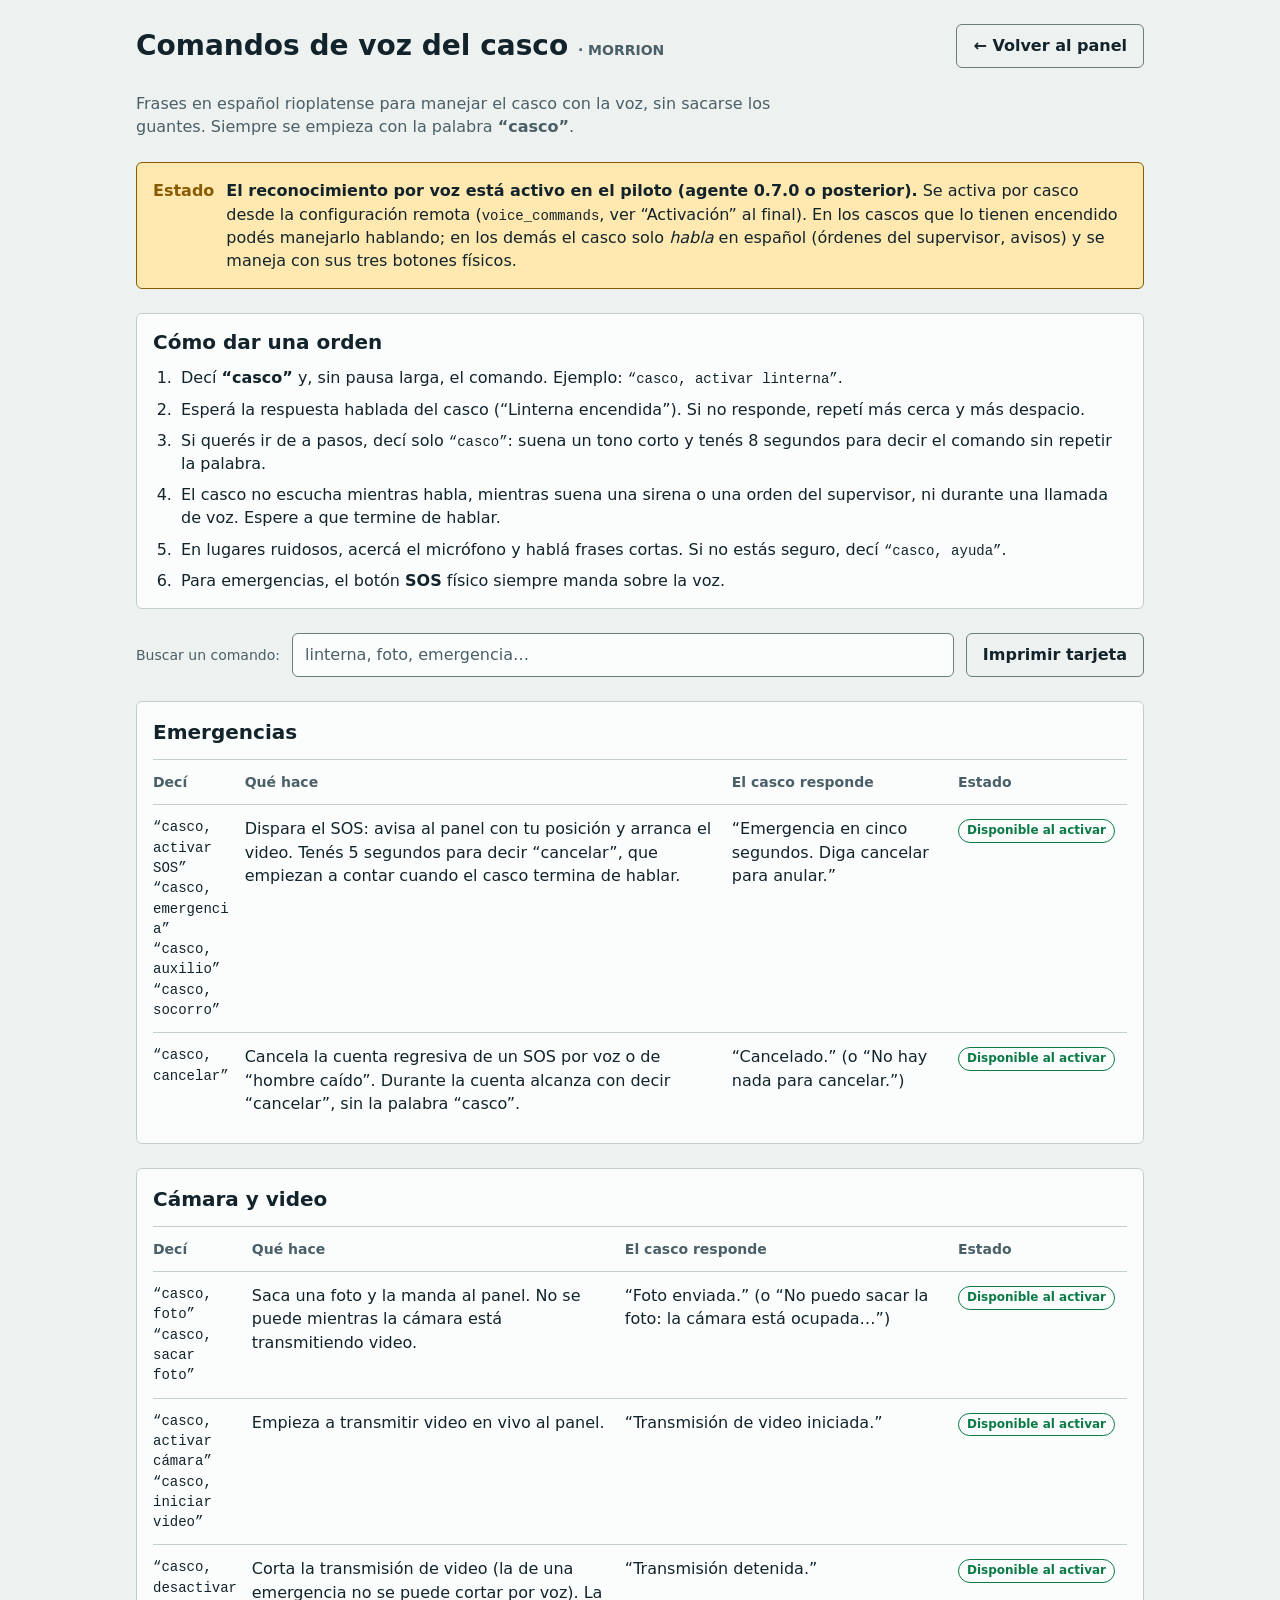
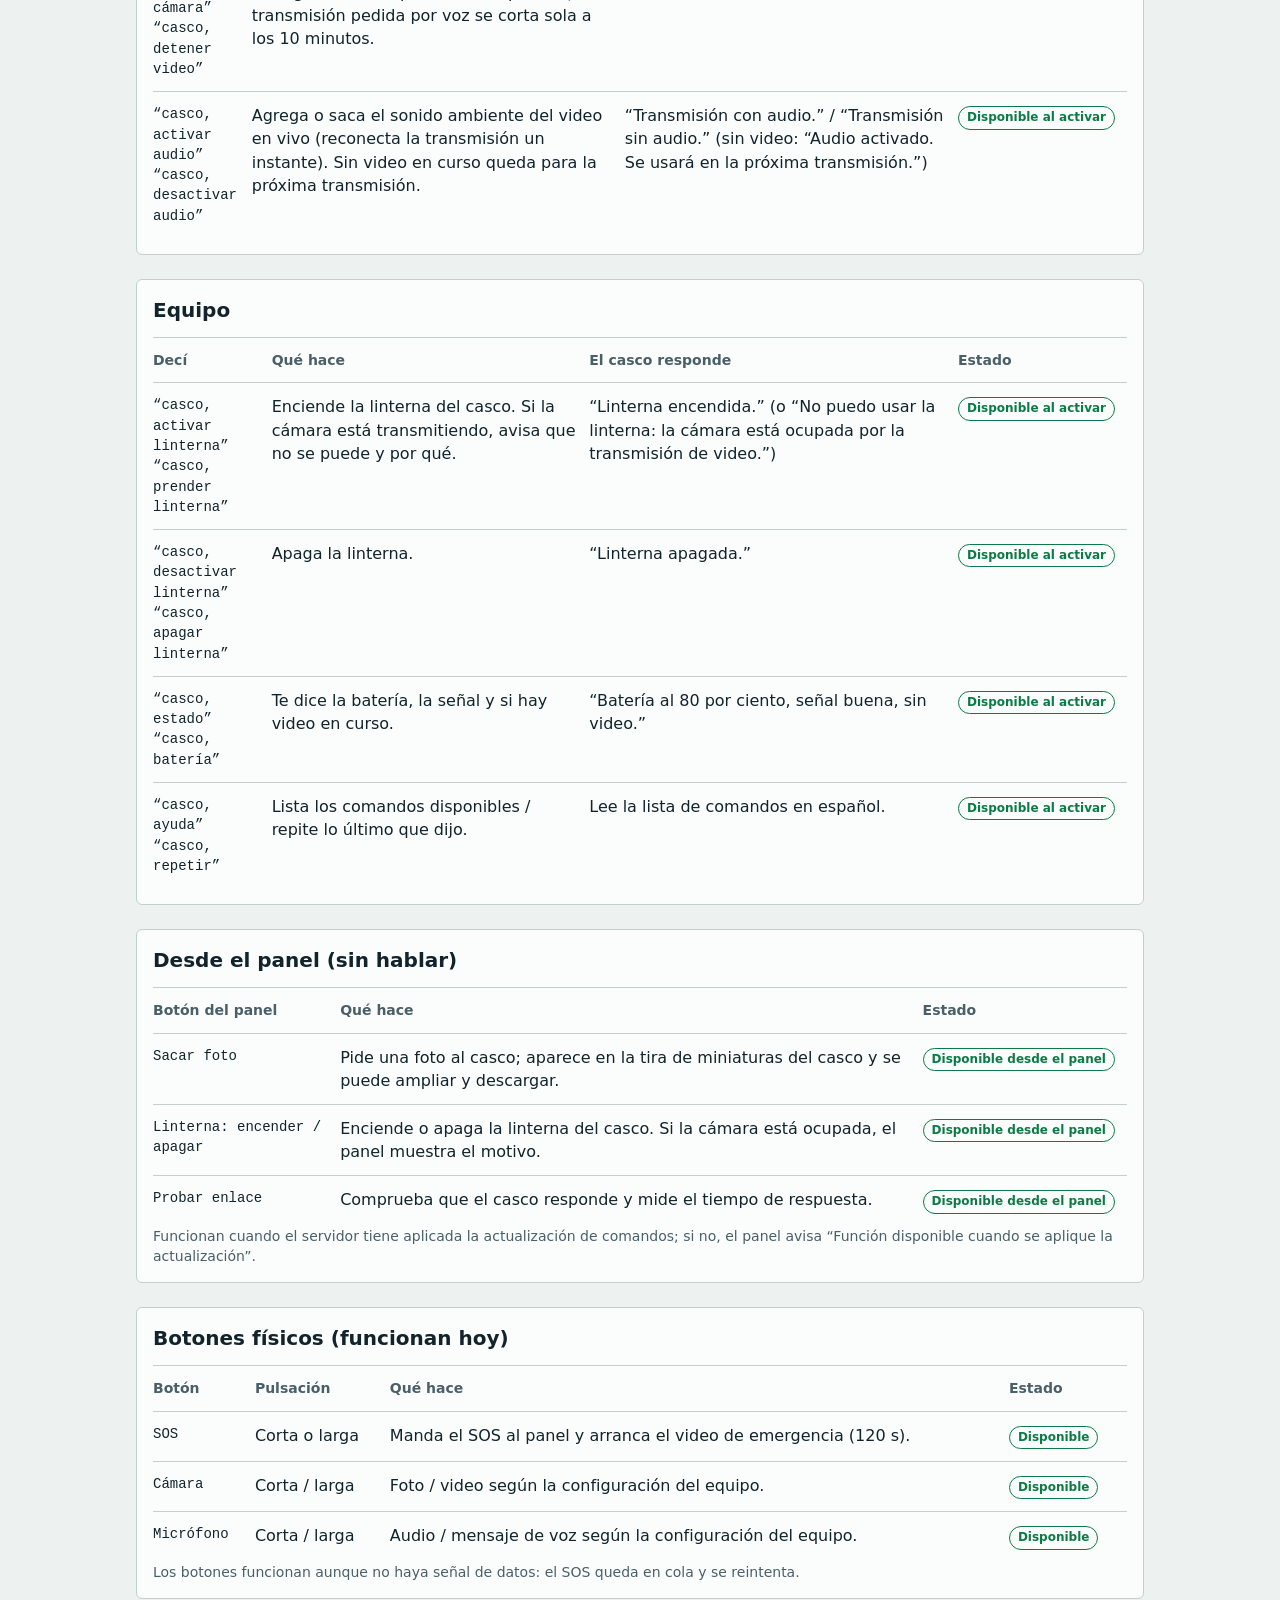
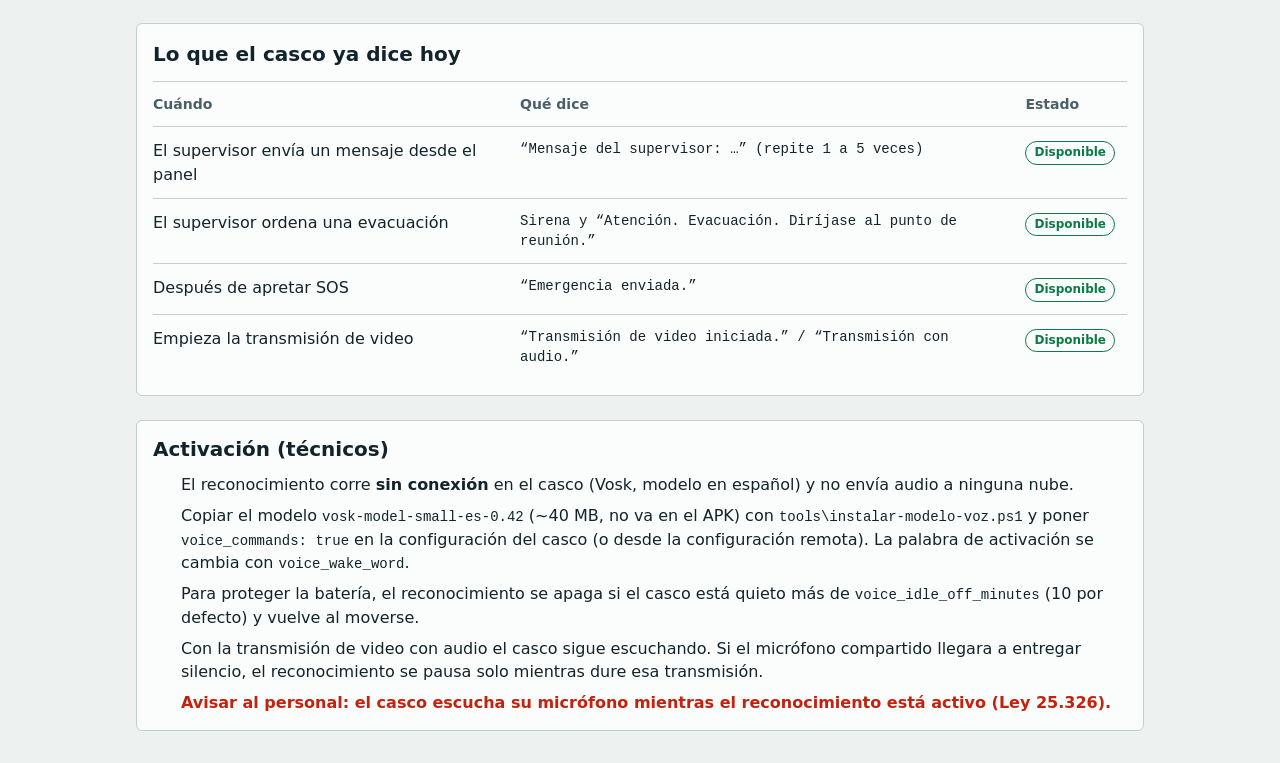
<file: web/comandos.html>
<!doctype html>
<html lang="es-AR">
<head>
<meta charset="utf-8">
<meta name="viewport" content="width=device-width, initial-scale=1">
<title>Comandos de voz · MORRION</title>
<meta name="description" content="MORRION · Casco Inteligente: frases en español para activar funciones del casco por voz y botones físicos.">
<meta name="color-scheme" content="dark light">
<meta http-equiv="Content-Security-Policy" content="default-src 'self'; script-src 'self' 'sha256-87dHztdi3tzRhR0q494GXWSE7VxLa56XhPK/GGkeJi4=' 'sha256-6kklGqa1Kt2uPuGxjNJa9oc0PWfS5ovESpRUOseKvlo='; style-src 'self' 'unsafe-inline' https://fonts.googleapis.com; font-src 'self' https://fonts.gstatic.com data:; img-src 'self' data:; connect-src 'self'; object-src 'none'; base-uri 'self'; form-action 'self'">
<meta name="robots" content="noindex, nofollow">
<link rel="icon" type="image/png" sizes="32x32" href="img/favicon-32.png">
<link rel="icon" type="image/png" sizes="64x64" href="img/favicon-64.png">
<link rel="apple-touch-icon" href="img/apple-touch-icon.png">
<link rel="preconnect" href="https://fonts.googleapis.com">
<link rel="preconnect" href="https://fonts.gstatic.com" crossorigin>
<link rel="stylesheet" href="https://fonts.googleapis.com/css2?family=Barlow+Semi+Condensed:wght@400;500;600;700&amp;family=IBM+Plex+Mono:wght@400;500&amp;display=swap">
<script>try{var t=localStorage.getItem('casco-theme');if(t==='light'||t==='dark')document.documentElement.dataset.theme=t}catch(e){}</script>
<link rel="stylesheet" href="app.css?v=202611031900">
</head>
<body>
<main class="cmd-page" id="main">
  <div class="cmd-top">
    <h1>Comandos de voz del casco <span class="mute">· MORRION</span></h1>
    <a class="back" href="./">← Volver al panel</a>
  </div>
  <p class="cmd-lead">Frases en español rioplatense para manejar el casco con la voz, sin sacarse los guantes. Siempre se empieza con la palabra <strong>“casco”</strong>.</p>

  <div class="cmd-status" role="note">
    <strong>Estado</strong>
    <div>
      <p><strong>El reconocimiento por voz está activo en el piloto (agente 0.7.0 o posterior).</strong> Se activa por casco desde la configuración remota (<span class="cmd-say">voice_commands</span>, ver “Activación” al final). En los cascos que lo tienen encendido podés manejarlo hablando; en los demás el casco solo <em>habla</em> en español (órdenes del supervisor, avisos) y se maneja con sus tres botones físicos.</p>
    </div>
  </div>

  <section class="cmd-group" aria-labelledby="como">
    <h2 id="como">Cómo dar una orden</h2>
    <ol class="cmd-steps">
      <li>Decí <strong>“casco”</strong> y, sin pausa larga, el comando. Ejemplo: <span class="cmd-say">“casco, activar linterna”</span>.</li>
      <li>Esperá la respuesta hablada del casco (“Linterna encendida”). Si no responde, repetí más cerca y más despacio.</li>
      <li>Si querés ir de a pasos, decí solo <span class="cmd-say">“casco”</span>: suena un tono corto y tenés 8 segundos para decir el comando sin repetir la palabra.</li>
      <li>El casco no escucha mientras habla, mientras suena una sirena o una orden del supervisor, ni durante una llamada de voz. Espere a que termine de hablar.</li>
      <li>En lugares ruidosos, acercá el micrófono y hablá frases cortas. Si no estás seguro, decí <span class="cmd-say">“casco, ayuda”</span>.</li>
      <li>Para emergencias, el botón <strong>SOS</strong> físico siempre manda sobre la voz.</li>
    </ol>
  </section>

  <div class="cmd-tools">
    <label class="cmd-note" for="q">Buscar un comando:</label>
    <input id="q" type="search" placeholder="linterna, foto, emergencia…" autocomplete="off">
    <button type="button" id="print">Imprimir tarjeta</button>
  </div>

  <section class="cmd-group" aria-labelledby="g-emerg">
    <table class="cmd-table" id="t-emerg">
      <caption id="g-emerg">Emergencias</caption>
      <thead><tr><th>Decí</th><th>Qué hace</th><th>El casco responde</th><th>Estado</th></tr></thead>
      <tbody>
        <tr data-k="sos emergencia auxilio socorro alerta">
          <td class="cmd-say" data-l="Decí"><b>“casco, activar SOS”</b><b>“casco, emergencia”</b><b>“casco, auxilio”</b><b>“casco, socorro”</b></td>
          <td data-l="Qué hace">Dispara el SOS: avisa al panel con tu posición y arranca el video. Tenés 5 segundos para decir “cancelar”, que empiezan a contar cuando el casco termina de hablar.</td>
          <td data-l="El casco responde">“Emergencia en cinco segundos. Diga cancelar para anular.”</td>
          <td data-l="Estado"><span class="cmd-chip ok">Disponible al activar</span></td>
        </tr>
        <tr data-k="cancelar anular">
          <td class="cmd-say" data-l="Decí"><b>“casco, cancelar”</b></td>
          <td data-l="Qué hace">Cancela la cuenta regresiva de un SOS por voz o de “hombre caído”. Durante la cuenta alcanza con decir “cancelar”, sin la palabra “casco”.</td>
          <td data-l="El casco responde">“Cancelado.” (o “No hay nada para cancelar.”)</td>
          <td data-l="Estado"><span class="cmd-chip ok">Disponible al activar</span></td>
        </tr>
      </tbody>
    </table>
  </section>

  <section class="cmd-group" aria-labelledby="g-cam">
    <table class="cmd-table" id="t-cam">
      <caption id="g-cam">Cámara y video</caption>
      <thead><tr><th>Decí</th><th>Qué hace</th><th>El casco responde</th><th>Estado</th></tr></thead>
      <tbody>
        <tr data-k="foto camara fotografia sacar">
          <td class="cmd-say" data-l="Decí"><b>“casco, foto”</b><b>“casco, sacar foto”</b></td>
          <td data-l="Qué hace">Saca una foto y la manda al panel. No se puede mientras la cámara está transmitiendo video.</td>
          <td data-l="El casco responde">“Foto enviada.” (o “No puedo sacar la foto: la cámara está ocupada…”)</td>
          <td data-l="Estado"><span class="cmd-chip ok">Disponible al activar</span></td>
        </tr>
        <tr data-k="activar camara iniciar video transmitir">
          <td class="cmd-say" data-l="Decí"><b>“casco, activar cámara”</b><b>“casco, iniciar video”</b></td>
          <td data-l="Qué hace">Empieza a transmitir video en vivo al panel.</td>
          <td data-l="El casco responde">“Transmisión de video iniciada.”</td>
          <td data-l="Estado"><span class="cmd-chip ok">Disponible al activar</span></td>
        </tr>
        <tr data-k="detener desactivar camara video parar">
          <td class="cmd-say" data-l="Decí"><b>“casco, desactivar cámara”</b><b>“casco, detener video”</b></td>
          <td data-l="Qué hace">Corta la transmisión de video (la de una emergencia no se puede cortar por voz). La transmisión pedida por voz se corta sola a los 10 minutos.</td>
          <td data-l="El casco responde">“Transmisión detenida.”</td>
          <td data-l="Estado"><span class="cmd-chip ok">Disponible al activar</span></td>
        </tr>
        <tr data-k="audio microfono sonido">
          <td class="cmd-say" data-l="Decí"><b>“casco, activar audio”</b><b>“casco, desactivar audio”</b></td>
          <td data-l="Qué hace">Agrega o saca el sonido ambiente del video en vivo (reconecta la transmisión un instante). Sin video en curso queda para la próxima transmisión.</td>
          <td data-l="El casco responde">“Transmisión con audio.” / “Transmisión sin audio.” (sin video: “Audio activado. Se usará en la próxima transmisión.”)</td>
          <td data-l="Estado"><span class="cmd-chip ok">Disponible al activar</span></td>
        </tr>
      </tbody>
    </table>
  </section>

  <section class="cmd-group" aria-labelledby="g-eq">
    <table class="cmd-table" id="t-eq">
      <caption id="g-eq">Equipo</caption>
      <thead><tr><th>Decí</th><th>Qué hace</th><th>El casco responde</th><th>Estado</th></tr></thead>
      <tbody>
        <tr data-k="linterna luz prender encender">
          <td class="cmd-say" data-l="Decí"><b>“casco, activar linterna”</b><b>“casco, prender linterna”</b></td>
          <td data-l="Qué hace">Enciende la linterna del casco. Si la cámara está transmitiendo, avisa que no se puede y por qué.</td>
          <td data-l="El casco responde">“Linterna encendida.” (o “No puedo usar la linterna: la cámara está ocupada por la transmisión de video.”)</td>
          <td data-l="Estado"><span class="cmd-chip ok">Disponible al activar</span></td>
        </tr>
        <tr data-k="linterna luz apagar desactivar">
          <td class="cmd-say" data-l="Decí"><b>“casco, desactivar linterna”</b><b>“casco, apagar linterna”</b></td>
          <td data-l="Qué hace">Apaga la linterna.</td>
          <td data-l="El casco responde">“Linterna apagada.”</td>
          <td data-l="Estado"><span class="cmd-chip ok">Disponible al activar</span></td>
        </tr>
        <tr data-k="estado bateria senal">
          <td class="cmd-say" data-l="Decí"><b>“casco, estado”</b><b>“casco, batería”</b></td>
          <td data-l="Qué hace">Te dice la batería, la señal y si hay video en curso.</td>
          <td data-l="El casco responde">“Batería al 80 por ciento, señal buena, sin video.”</td>
          <td data-l="Estado"><span class="cmd-chip ok">Disponible al activar</span></td>
        </tr>
        <tr data-k="ayuda comandos lista repetir">
          <td class="cmd-say" data-l="Decí"><b>“casco, ayuda”</b><b>“casco, repetir”</b></td>
          <td data-l="Qué hace">Lista los comandos disponibles / repite lo último que dijo.</td>
          <td data-l="El casco responde">Lee la lista de comandos en español.</td>
          <td data-l="Estado"><span class="cmd-chip ok">Disponible al activar</span></td>
        </tr>
      </tbody>
    </table>
  </section>

  <section class="cmd-group" aria-labelledby="g-panel">
    <table class="cmd-table" id="t-panel">
      <caption id="g-panel">Desde el panel (sin hablar)</caption>
      <thead><tr><th>Botón del panel</th><th>Qué hace</th><th>Estado</th></tr></thead>
      <tbody>
        <tr data-k="foto camara sacar panel">
          <td class="cmd-say" data-l="Botón del panel"><b>Sacar foto</b></td>
          <td data-l="Qué hace">Pide una foto al casco; aparece en la tira de miniaturas del casco y se puede ampliar y descargar.</td>
          <td data-l="Estado"><span class="cmd-chip ok">Disponible desde el panel</span></td>
        </tr>
        <tr data-k="linterna luz encender apagar panel">
          <td class="cmd-say" data-l="Botón del panel"><b>Linterna: encender / apagar</b></td>
          <td data-l="Qué hace">Enciende o apaga la linterna del casco. Si la cámara está ocupada, el panel muestra el motivo.</td>
          <td data-l="Estado"><span class="cmd-chip ok">Disponible desde el panel</span></td>
        </tr>
        <tr data-k="enlace ping prueba conexion panel">
          <td class="cmd-say" data-l="Botón del panel"><b>Probar enlace</b></td>
          <td data-l="Qué hace">Comprueba que el casco responde y mide el tiempo de respuesta.</td>
          <td data-l="Estado"><span class="cmd-chip ok">Disponible desde el panel</span></td>
        </tr>
      </tbody>
    </table>
    <p class="cmd-note">Funcionan cuando el servidor tiene aplicada la actualización de comandos; si no, el panel avisa “Función disponible cuando se aplique la actualización”.</p>
  </section>

  <section class="cmd-group" aria-labelledby="g-btn">
    <table class="cmd-table" id="t-btn">
      <caption id="g-btn">Botones físicos (funcionan hoy)</caption>
      <thead><tr><th>Botón</th><th>Pulsación</th><th>Qué hace</th><th>Estado</th></tr></thead>
      <tbody>
        <tr data-k="boton sos emergencia f11">
          <td class="cmd-say" data-l="Botón"><b>SOS</b></td>
          <td data-l="Pulsación">Corta o larga</td>
          <td data-l="Qué hace">Manda el SOS al panel y arranca el video de emergencia (120 s).</td>
          <td data-l="Estado"><span class="cmd-chip ok">Disponible</span></td>
        </tr>
        <tr data-k="boton camara foto f10">
          <td class="cmd-say" data-l="Botón"><b>Cámara</b></td>
          <td data-l="Pulsación">Corta / larga</td>
          <td data-l="Qué hace">Foto / video según la configuración del equipo.</td>
          <td data-l="Estado"><span class="cmd-chip ok">Disponible</span></td>
        </tr>
        <tr data-k="boton microfono audio f12">
          <td class="cmd-say" data-l="Botón"><b>Micrófono</b></td>
          <td data-l="Pulsación">Corta / larga</td>
          <td data-l="Qué hace">Audio / mensaje de voz según la configuración del equipo.</td>
          <td data-l="Estado"><span class="cmd-chip ok">Disponible</span></td>
        </tr>
      </tbody>
    </table>
    <p class="cmd-note">Los botones funcionan aunque no haya señal de datos: el SOS queda en cola y se reintenta.</p>
  </section>

  <section class="cmd-group" aria-labelledby="g-dice">
    <table class="cmd-table" id="t-dice">
      <caption id="g-dice">Lo que el casco ya dice hoy</caption>
      <thead><tr><th>Cuándo</th><th>Qué dice</th><th>Estado</th></tr></thead>
      <tbody>
        <tr data-k="mensaje supervisor orden">
          <td data-l="Cuándo">El supervisor envía un mensaje desde el panel</td>
          <td class="cmd-say" data-l="Qué dice">“Mensaje del supervisor: …” (repite 1 a 5 veces)</td>
          <td data-l="Estado"><span class="cmd-chip ok">Disponible</span></td>
        </tr>
        <tr data-k="evacuacion sirena orden">
          <td data-l="Cuándo">El supervisor ordena una evacuación</td>
          <td class="cmd-say" data-l="Qué dice">Sirena y “Atención. Evacuación. Diríjase al punto de reunión.”</td>
          <td data-l="Estado"><span class="cmd-chip ok">Disponible</span></td>
        </tr>
        <tr data-k="emergencia enviada sos aviso">
          <td data-l="Cuándo">Después de apretar SOS</td>
          <td class="cmd-say" data-l="Qué dice">“Emergencia enviada.”</td>
          <td data-l="Estado"><span class="cmd-chip ok">Disponible</span></td>
        </tr>
        <tr data-k="transmision video audio">
          <td data-l="Cuándo">Empieza la transmisión de video</td>
          <td class="cmd-say" data-l="Qué dice">“Transmisión de video iniciada.” / “Transmisión con audio.”</td>
          <td data-l="Estado"><span class="cmd-chip ok">Disponible</span></td>
        </tr>
      </tbody>
    </table>
  </section>

  <section class="cmd-group" aria-labelledby="act">
    <h2 id="act">Activación (técnicos)</h2>
    <ul class="cmd-steps">
      <li>El reconocimiento corre <strong>sin conexión</strong> en el casco (Vosk, modelo en español) y no envía audio a ninguna nube.</li>
      <li>Copiar el modelo <span class="cmd-say">vosk-model-small-es-0.42</span> (~40 MB, no va en el APK) con <span class="cmd-say">tools\instalar-modelo-voz.ps1</span> y poner <span class="cmd-say">voice_commands: true</span> en la configuración del casco (o desde la configuración remota). La palabra de activación se cambia con <span class="cmd-say">voice_wake_word</span>.</li>
      <li>Para proteger la batería, el reconocimiento se apaga si el casco está quieto más de <span class="cmd-say">voice_idle_off_minutes</span> (10 por defecto) y vuelve al moverse.</li>
      <li>Con la transmisión de video con audio el casco sigue escuchando. Si el micrófono compartido llegara a entregar silencio, el reconocimiento se pausa solo mientras dure esa transmisión.</li>
      <li class="cmd-warn">Avisar al personal: el casco escucha su micrófono mientras el reconocimiento está activo (Ley 25.326).</li>
    </ul>
  </section>
</main>
<script>
  (function () {
    var q = document.getElementById('q');
    var rows = Array.prototype.slice.call(document.querySelectorAll('.cmd-table tbody tr'));
    function norm(s) { return String(s).toLowerCase().normalize('NFD').replace(/[̀-ͯ]/g, ''); }
    rows.forEach(function (r) { r._t = norm((r.getAttribute('data-k') || '') + ' ' + r.textContent); });
    q.addEventListener('input', function () {
      var v = norm(q.value.trim());
      rows.forEach(function (r) { r.hidden = !!v && r._t.indexOf(v) < 0; });
    });
    document.getElementById('print').addEventListener('click', function () { window.print(); });
  })();
</script>
</body>
</html>
</file>
<file: web/app.css>
/* Casco Inteligente · visor — "Plano de levantamiento" (ver .impeccable/surfaces/web-index-html.md) */

/* ---------- Tokens ---------- */
:root {
  color-scheme: dark;
  --font-ui: "Barlow Semi Condensed", "Arial Narrow", "Segoe UI", system-ui, sans-serif;
  --font-mono: "IBM Plex Mono", ui-monospace, "Cascadia Mono", Consolas, "Liberation Mono", monospace;
  --fs-1: 12px; --fs-2: 14px; --fs-3: 16px; --fs-4: 20px; --fs-5: 28px; --fs-6: 44px;
  --sp-1: 4px; --sp-2: 8px; --sp-3: 12px; --sp-4: 16px; --sp-5: 24px; --sp-6: 32px;
  --r: 6px;
  --header-h: 56px; --rail-w: 188px; --bar-h: 64px;

  --bg: #0e1a20;          /* tinta azul-verdosa */
  --surface: #14242c;
  --surface-2: #1a2f39;
  --line: #24404b;
  --line-strong: #5f8b9c;   /* >= 3:1 contra superficie y fondo (WCAG 1.4.11) */
  --ink: #e8f0f2;
  --mute: #8fa7b0;
  --accent: #3cc3d8;      /* cian de levantamiento: seleccion, foco, enlace */
  --on-accent: #06242b;
  --pend: #ffb81c;        /* pendiente / aviso: amarillo hi-vis */
  --on-pend: #261a00;
  --pend-tint: rgba(255, 184, 28, .14);
  --sos: #ff4d3d;         /* SOS / caida: rojo senal (texto) */
  --sos-solid: #d8301f;   /* fondo con texto blanco */
  --on-sos: #ffffff;
  --sos-tint: rgba(255, 77, 61, .16);
  --ok: #3fcf8e;
  --tag-warn-bg: var(--pend); --tag-warn-ink: var(--on-pend); --tag-warn-bd: var(--pend);
  --shadow: 0 1px 0 rgba(0, 0, 0, .35), 0 8px 24px rgba(0, 0, 0, .28);
}
:root[data-theme="light"] {
  color-scheme: light;
  --bg: #edf1ef; --surface: #fbfdfc; --surface-2: #dfe7e4;
  --line: #c2cfcb; --line-strong: #6b7e79;
  --ink: #12232b; --mute: #4a5f68;
  --accent: #006f85; --on-accent: #ffffff;
  --pend: #8a5a00; --on-pend: #12232b; --pend-tint: #ffe9b0;
  --sos: #c4210f; --sos-solid: #c4210f; --on-sos: #ffffff; --sos-tint: #fde3df;
  --ok: #0b7a46;
  --tag-warn-bg: var(--pend-tint); --tag-warn-ink: var(--pend); --tag-warn-bd: var(--pend);   /* 4,9:1 (antes 2,7:1) */
  --shadow: 0 1px 0 rgba(18, 35, 43, .08), 0 6px 18px rgba(18, 35, 43, .10);
}
@media (prefers-color-scheme: light) {
  :root:not([data-theme="dark"]) {
    color-scheme: light;
    --bg: #edf1ef; --surface: #fbfdfc; --surface-2: #dfe7e4;
    --line: #c2cfcb; --line-strong: #6b7e79;
    --ink: #12232b; --mute: #4a5f68;
    --accent: #006f85; --on-accent: #ffffff;
    --pend: #8a5a00; --on-pend: #12232b; --pend-tint: #ffe9b0;
    --sos: #c4210f; --sos-solid: #c4210f; --on-sos: #ffffff; --sos-tint: #fde3df;
    --ok: #0b7a46;
    --tag-warn-bg: var(--pend-tint); --tag-warn-ink: var(--pend); --tag-warn-bd: var(--pend);
    --shadow: 0 1px 0 rgba(18, 35, 43, .08), 0 6px 18px rgba(18, 35, 43, .10);
  }
}

/* ---------- Base ---------- */
*, *::before, *::after { box-sizing: border-box; }
html { -webkit-text-size-adjust: 100%; scrollbar-color: var(--line-strong) var(--bg); accent-color: var(--accent); }
body {
  margin: 0; background: var(--bg); color: var(--ink);
  font: 400 var(--fs-3)/1.45 var(--font-ui);
  font-variant-numeric: tabular-nums;
  min-height: 100vh; min-height: 100dvh;
}
::selection { background: var(--accent); color: var(--on-accent); }
input, select, textarea, button { caret-color: var(--accent); }
a { color: var(--accent); text-underline-offset: .2em; }
h1, h2, h3 { margin: 0; font-weight: 700; line-height: 1.2; text-wrap: balance; }
p { margin: 0; }
ul { list-style: none; margin: 0; padding: 0; display: grid; gap: var(--sp-3); }
.mono, .age, .clock { font-family: var(--font-mono); }
.hidden { display: none !important; }
.mute { color: var(--mute); font-size: var(--fs-2); }
:focus-visible { outline: 3px solid var(--accent); outline-offset: 2px; }
/* sobre rojo (banner, avisos fijos, cartel): anillo blanco + anillo oscuro, >= 3:1 en ambos temas */
#sos :focus-visible, .sess-bar :focus-visible, .vig-toast :focus-visible, .sos-overlay :focus-visible {
  outline: 3px solid #fff; outline-offset: 3px; box-shadow: 0 0 0 3px #12232b;
}
.skip { position: absolute; left: -999px; top: 8px; z-index: 50; background: var(--accent); color: var(--on-accent); padding: 10px 14px; border-radius: var(--r); font-weight: 600; }
.skip:focus { left: 8px; }
.sr-only { position: absolute; width: 1px; height: 1px; overflow: hidden; clip-path: inset(50%); white-space: nowrap; }

/* ---------- Controles ---------- */
button, a.btn {
  display: inline-flex; align-items: center; justify-content: center; gap: var(--sp-2);
  min-height: 44px; padding: 8px 16px; border-radius: var(--r);
  border: 1px solid transparent; background: var(--accent); color: var(--on-accent);
  font: 600 var(--fs-3)/1.2 var(--font-ui); text-decoration: none; cursor: pointer;
  transition: background-color .12s ease-out, border-color .12s ease-out;
}
button:hover:not([disabled]), a.btn:hover { filter: brightness(1.1); }
button.ghost, a.btn { background: transparent; color: var(--ink); border-color: var(--line-strong); }
button.ghost:hover:not([disabled]), a.btn:hover { background: var(--surface-2); filter: none; }
/* Atender y Reintentar son acciones seguras: acento del sistema. El rojo queda para lo destructivo/irreversible (.danger). */
button.attend { background: var(--accent); color: var(--on-accent); font-weight: 700; }
button.danger { background: var(--sos-solid); color: var(--on-sos); }
button[disabled] { opacity: .55; cursor: not-allowed; }
button[aria-pressed="true"]:not(.icon-btn) { box-shadow: inset 0 0 0 2px var(--accent); }
button svg, a.btn svg { flex: none; }
input, select, textarea {
  min-height: 44px; padding: 8px 12px; border: 1px solid var(--line-strong); border-radius: var(--r);
  background: var(--bg); color: var(--ink); font: 400 var(--fs-3)/1.3 var(--font-ui); max-width: 100%; width: 100%;
}
input::placeholder { color: var(--mute); opacity: 1; }
input[type="checkbox"] { width: 22px; height: 22px; min-height: 0; padding: 0; }
label { display: grid; gap: 4px; font-size: var(--fs-2); color: var(--mute); }
label.chk { display: inline-flex; align-items: center; gap: var(--sp-2); color: var(--ink); min-height: 44px; font-size: var(--fs-3); }
label.chk input { width: 22px; }
meter { accent-color: var(--accent); }
.err { color: var(--sos); font-size: var(--fs-2); min-height: 1.2em; font-weight: 500; }
.okmsg { color: var(--ok); font-size: var(--fs-2); min-height: 1.2em; font-weight: 500; }
.row { display: flex; flex-wrap: wrap; gap: var(--sp-2) var(--sp-3); align-items: center; }
.grid2 { display: grid; grid-template-columns: repeat(auto-fit, minmax(160px, 1fr)); gap: var(--sp-2) var(--sp-3); }
.state { font-weight: 600; }
.state.bad, .bad { color: var(--sos); font-weight: 600; }
.recdot { color: var(--sos); font-weight: 600; font-family: var(--font-mono); }

/* ---------- Etiquetas ---------- */
.tag {
  display: inline-flex; align-items: center; gap: 6px;
  font: 600 var(--fs-1)/1.4 var(--font-ui); letter-spacing: .04em;
  padding: 2px 8px; border-radius: 3px; border: 1px solid var(--line-strong); color: var(--mute);
}
.tag.sos, .tag.fall, .tag.geofence.sos { background: var(--sos-solid); color: var(--on-sos); border-color: var(--sos-solid); }
.tag.warn, .tag.not_worn, .tag.inactive { background: var(--tag-warn-bg); color: var(--tag-warn-ink); border-color: var(--tag-warn-bd); }
.tag.ok { color: var(--ink); border-color: var(--ok); }
.count {
  display: inline-block; min-width: 1.7em; padding: 0 6px; border-radius: 3px;
  background: var(--surface-2); color: var(--ink); border: 1px solid var(--line-strong);
  font: 500 var(--fs-1)/1.6 var(--font-mono); text-align: center;
}
.dot { width: 10px; height: 10px; border-radius: 50%; background: var(--mute); flex: none; }
.dot.on { background: var(--ok); }
.dot.off { background: var(--sos); }

/* ---------- Estructura / shell ---------- */
header.top {
  position: sticky; top: 0; z-index: 20; min-height: var(--header-h);
  display: flex; align-items: center; justify-content: space-between; gap: var(--sp-3); flex-wrap: wrap;
  padding: var(--sp-2) var(--sp-4); background: var(--surface); border-bottom: 1px solid var(--line);
}
.brand { display: flex; align-items: center; gap: var(--sp-3); min-width: 0; }
.brand svg { color: var(--accent); flex: none; }
.brand h1 { font-size: var(--fs-5); letter-spacing: .02em; display: flex; flex-direction: column; line-height: 1; }
.brand-name { font-weight: 700; }
.brand-sub { font-size: var(--fs-1); font-weight: 500; color: var(--mute); letter-spacing: .06em; text-transform: uppercase; margin-top: 2px; }
.top-tools { display: flex; align-items: center; gap: var(--sp-3); flex-wrap: wrap; justify-content: flex-end; }
.conn { display: inline-flex; align-items: center; gap: var(--sp-2); font-size: var(--fs-2); font-weight: 600;
  padding: 4px 10px; border: 1px solid var(--line-strong); border-radius: 3px; }
.conn-dot { width: 10px; height: 10px; border-radius: 50%; background: var(--mute); flex: none; }
.conn[data-state="ok"] .conn-dot { background: var(--ok); }
.conn[data-state="bad"] { border-color: var(--sos); color: var(--sos); }
.conn[data-state="bad"] .conn-dot { background: var(--sos); border-radius: 0; transform: rotate(45deg) scale(.8); }
.conn[data-state="wait"] .conn-dot { background: var(--pend); border-radius: 2px; }
.clock { font-size: var(--fs-2); color: var(--mute); white-space: nowrap; }
.icon-btn { padding: 0; width: 44px; background: transparent; color: var(--ink); border-color: var(--line-strong); }
#who { display: inline-flex; align-items: baseline; gap: var(--sp-2); min-width: 0; max-width: 100%; }
#who:empty { display: none; }
.who-email { min-width: 0; max-width: 24ch; overflow: hidden; text-overflow: ellipsis; white-space: nowrap; }   /* se recorta el correo; el rol nunca */
.who-role { flex: none; padding: 0 6px; border: 1px solid var(--line-strong); border-radius: 3px; font-size: var(--fs-1); font-weight: 600; letter-spacing: .04em; color: var(--ink); }

main { padding: var(--sp-4); }
.login {
  max-width: 400px; margin: var(--sp-6) auto; display: grid; gap: var(--sp-4);
  padding: var(--sp-5); background: var(--surface); border: 1px solid var(--line); border-radius: var(--r); box-shadow: var(--shadow);
}
.login h2 { font-size: var(--fs-5); }

#app { display: block; }
.content { min-width: 0; display: grid; gap: var(--sp-4); align-content: start; }
.toolbar { display: flex; flex-wrap: wrap; gap: var(--sp-2) var(--sp-3); align-items: center; }

/* Navegacion: barra inferior < 768, tira superior 768-1023, riel izquierdo >= 1024 */
.nav { display: flex; }
.nav [role="tab"] {
  background: transparent; color: var(--mute); border: 0; border-radius: 0;
  flex-direction: column; gap: 2px; font-size: var(--fs-1); font-weight: 600; min-height: 56px; flex: 1 1 0; padding: 6px 4px;
  position: relative;
}
.nav [role="tab"]:hover:not([disabled]) { background: var(--surface-2); filter: none; }
.nav [role="tab"][aria-selected="true"] { color: var(--ink); }
.nav [role="tab"][aria-selected="true"]::after { content: ""; position: absolute; left: 12%; right: 12%; top: 0; height: 3px; background: var(--accent); }
.nav [role="tab"][aria-selected="true"] svg { color: var(--accent); }
.nav .tab-badge {
  position: absolute; top: 4px; left: calc(50% + 6px); min-width: 20px; padding: 0 5px; border-radius: 10px;
  background: var(--sos-solid); color: var(--on-sos); font: 600 var(--fs-1)/20px var(--font-mono); text-align: center;
}
.nav .tab-badge.med { background: var(--pend-tint); color: var(--ink); border: 2px solid var(--pend); line-height: 16px; }
@media (max-width: 767px) {
  #app { padding-bottom: calc(var(--bar-h) + 8px); }
  .nav {
    position: fixed; left: 0; right: 0; bottom: 0; z-index: 30; height: var(--bar-h);
    background: var(--surface); border-top: 1px solid var(--line-strong);
    padding-bottom: env(safe-area-inset-bottom);
  }
  .nav [role="tab"] { min-height: 56px; }
  .nav [role="tab"][aria-selected="true"]::after { top: 0; }
  .brand h1 { font-size: var(--fs-4); }
  .nav .count { position: absolute; top: 4px; left: calc(50% + 6px); }
  #sos { font-size: var(--fs-3); }
  .esc { margin-left: 0; text-align: left; flex: 1 0 100%; }
  .top-tools { gap: var(--sp-2); }
  .clock { display: none; }
}
/* Pestañas secundarias (#navSec) y boton "Más". En >= 768 px van en linea con el orden de siempre (display: contents + order);
   en celular quedan cinco pestañas en la barra y las secundarias se abren en un menu sobre la barra. */
.nav-sec { display: contents; }
.nav .nav-more { display: none; }
@media (min-width: 768px) {
  #tabMain { order: 1; } #tabLive { order: 2; } #tabMap { order: 3; } #tabEq { order: 4; } #tabAsis { order: 5; }
  #tabConst { order: 6; } #tabDone { order: 7; } #tabRep { order: 8; } #tabAud { order: 9; } #tabCmd { order: 10; }
}
@media (max-width: 767px) {
  .nav, .nav.more-l, .nav.more-r { overflow: visible; -webkit-mask-image: none; mask-image: none; }
  .nav .nav-more {
    display: flex; background: transparent; color: var(--mute); border: 0; border-radius: 0;
    flex-direction: column; gap: 2px; font-size: var(--fs-1); font-weight: 600; min-height: 56px; flex: 1 0 60px; padding: 6px 4px; position: relative;
  }
  .nav .nav-more:hover { background: var(--surface-2); filter: none; }
  .nav .nav-more.on, .nav .nav-more[aria-expanded="true"] { color: var(--ink); }
  .nav .nav-more.on svg, .nav .nav-more[aria-expanded="true"] svg { color: var(--accent); }
  .nav .nav-more.on::after { content: ""; position: absolute; left: 12%; right: 12%; top: 0; height: 3px; background: var(--accent); }
  .nav-sec {
    display: none; position: fixed; right: 8px; bottom: calc(var(--bar-h) + env(safe-area-inset-bottom) + 8px); z-index: 31;
    min-width: 220px; flex-direction: column; padding: 4px 0;
    background: var(--surface); border: 1px solid var(--line-strong); border-radius: var(--r); box-shadow: 0 8px 24px rgba(0, 0, 0, .35);
  }
  .nav.more-open .nav-sec { display: flex; }
  .nav .nav-sec [role="tab"] { flex: none; flex-direction: row; justify-content: flex-start; gap: var(--sp-3); font-size: var(--fs-3); padding: 0 var(--sp-4); min-height: 48px; width: 100%; }
  .nav .nav-sec [role="tab"][aria-selected="true"] { background: var(--surface-2); }
  .nav .nav-sec [role="tab"][aria-selected="true"]::after { left: 0; right: auto; top: 6px; bottom: 6px; width: 3px; height: auto; }
  .nav .nav-sec .tab-badge { position: static; margin-left: auto; }
}
/* La barra de pruebas (sirena / microfono) y los avisos de este dispositivo solo ocupan lugar en Centro. */
body[data-tab]:not([data-tab="main"]) .content > .toolbar,
body[data-tab]:not([data-tab="main"]) #pushBox { display: none; }
@media (min-width: 768px) and (max-width: 1023px) {
  .nav { border-bottom: 1px solid var(--line); margin: calc(-1 * var(--sp-4)) calc(-1 * var(--sp-4)) var(--sp-4); background: var(--surface); }
  .nav [role="tab"] { flex-direction: row; font-size: var(--fs-3); gap: var(--sp-2); }
  .nav [role="tab"][aria-selected="true"]::after { top: auto; bottom: 0; left: 0; right: 0; }
  .nav .tab-badge { position: static; margin-left: 4px; }
}
@media (min-width: 1024px) {
  main { padding: 0; }
  #app { display: grid; grid-template-columns: var(--rail-w) minmax(0, 1fr); min-height: calc(100vh - var(--header-h)); }
  .nav {
    position: sticky; top: var(--header-h); align-self: start; height: calc(100vh - var(--header-h));
    flex-direction: column; justify-content: flex-start; gap: 2px; padding: var(--sp-3) 0;
    background: var(--surface); border-right: 1px solid var(--line);
  }
  .nav [role="tab"] { flex: none; flex-direction: row; justify-content: flex-start; gap: var(--sp-3); font-size: var(--fs-3); padding: 0 var(--sp-4); min-height: 48px; width: 100%; }
  .nav [role="tab"][aria-selected="true"] { background: var(--surface-2); }
  .nav [role="tab"][aria-selected="true"]::after { left: 0; right: auto; top: 6px; bottom: 6px; width: 3px; height: auto; }
  .nav .tab-badge, .nav .count { margin-left: auto; position: static; }
  .content { padding: var(--sp-4) var(--sp-5); }
  .login { margin-top: 10vh; }
}

/* ---------- Banner de alerta (aria-live assertive) ---------- */
#sos {
  display: none; align-items: center; gap: var(--sp-3) var(--sp-4); flex-wrap: wrap;
  background: var(--sos-solid); color: var(--on-sos); padding: var(--sp-3) var(--sp-4);
  border-radius: var(--r); font-weight: 600; font-size: var(--fs-4); line-height: 1.25;
}
#sos[style*="block"] { display: flex !important; }
/* solo avisos de nivel medio: sin rojo ni asertivo; ambar con borde, texto normal */
#sos.med { background: var(--pend-tint); color: var(--ink); border: 2px solid var(--pend); }
#sos.med button, #sos.med a.btn { background: var(--accent); color: var(--on-accent); border-color: var(--accent); }
#sos.med :focus-visible { outline: 3px solid var(--accent); box-shadow: none; }
#sos > span { flex: 1 1 260px; }
#sos button, #sos a.btn { background: var(--on-sos); color: #8e1b12; border-color: var(--on-sos); font-weight: 700; }   /* #8e1b12 sobre blanco: 8:1 */
#sos button:hover:not([disabled]), #sos a.btn:hover { background: #fff1ef; filter: none; }
@media (prefers-reduced-motion: no-preference) {
  #sos[style*="block"] { animation: sos-in .35s cubic-bezier(.16, 1, .3, 1); }
}
@keyframes sos-in { from { transform: translateY(-8px); opacity: 0; } to { transform: none; opacity: 1; } }

/* ---------- Centro de mando ---------- */
.kpis {
  margin-bottom: var(--sp-5);
  display: grid; grid-template-columns: repeat(auto-fit, minmax(190px, 1fr));
  border: 1px solid var(--line); border-radius: var(--r); background: var(--surface); overflow: hidden;
}
.kpi { display: flex; flex-wrap: wrap; align-items: baseline; gap: 0 10px; padding: 10px var(--sp-4); overflow-wrap: anywhere; border-top: 1px solid var(--line); }
.kpi:first-child { border-top: 0; }
@media (min-width: 640px) { .kpi { border-top: 0; border-left: 1px solid var(--line); } .kpi:first-child { border-left: 0; } }
.kpi .kl { flex: 1 0 100%; font-size: var(--fs-2); color: var(--mute); }
.kpi .kn { font: 700 var(--fs-5)/1.15 var(--font-ui); }
.kpi .kt { font: 600 var(--fs-3)/1.3 var(--font-ui); }
.kpi.alert { background: var(--sos-tint); }
.kpi[aria-busy="true"] .kn { color: var(--mute); }
.kpi.alert .kn { color: var(--sos); }
.esc { margin-left: auto; text-align: right; }

.halerts { display: grid; gap: var(--sp-2); }
.halert {
  display: flex; flex-wrap: wrap; gap: 6px 10px; align-items: center; overflow-wrap: anywhere;
  border: 2px solid var(--pend); border-radius: var(--r); background: var(--pend-tint); padding: var(--sp-2) var(--sp-3);
}
.halert.crit { border-color: var(--sos); background: var(--sos-tint); }
.halert button { margin-left: auto; min-height: 44px; }

h2.sec { font-size: var(--fs-4); }
h3 { font-size: var(--fs-3); }

.centro-grid { display: grid; gap: var(--sp-5); align-items: start; }
.col { min-width: 0; display: grid; gap: var(--sp-5); align-content: start; }
.block { display: grid; gap: var(--sp-3); }
.block > h2 { font-size: var(--fs-4); }
@media (min-width: 1100px) { .centro-grid { grid-template-columns: minmax(320px, 1fr) minmax(0, 1fr); } .col-side { grid-column: 1 / -1; grid-template-columns: repeat(auto-fit, minmax(340px, 1fr)); align-items: start; } }
@media (min-width: 1500px) { .centro-grid { grid-template-columns: minmax(340px, 1fr) minmax(380px, 1.15fr) minmax(320px, .9fr); } .col-side { grid-column: auto; grid-template-columns: 1fr; } }
/* Vista En vivo: el video manda; alertas quedan en una columna angosta */
#panelMain[data-view="live"] .kpis, #panelMain[data-view="live"] .col-side { display: none; }
#panelMain[data-view="live"] .centro-grid { grid-template-columns: 1fr; }
@media (min-width: 1100px) { #panelMain[data-view="live"] .centro-grid { grid-template-columns: minmax(300px, 380px) minmax(0, 1fr); } }
@media (max-width: 1099px) {
  #panelMain[data-view="live"] .col-video { order: -1; }
  #panelMain[data-view="centro"] .col-video { display: none; }
  #panelMain[data-view="centro"] .col-side { order: 1; }
}
#panelMain[data-view="centro"] #liveEmpty { display: none; }
#lives:not(.hidden) ~ #liveEmpty { display: none; }
#lives { display: grid; gap: var(--sp-4); }
.live-empty { padding: var(--sp-5); border: 1px dashed var(--line-strong); border-radius: var(--r); color: var(--mute); display: grid; gap: var(--sp-2); }
.live-empty strong { color: var(--ink); font-size: var(--fs-4); }

/* Tarjetas de alerta pendiente */
.pitem {
  --sev: var(--sos);
  display: grid; gap: var(--sp-3); padding: var(--sp-4); overflow-wrap: anywhere;
  background: var(--surface); border: 3px solid var(--sev); border-radius: var(--r); box-shadow: var(--shadow);
}
.pitem.sv-1 { --sev: var(--pend); }   /* media: casco sin usar, zona restringida/permitida */
.a-head { display: flex; align-items: center; gap: var(--sp-2) var(--sp-3); flex-wrap: wrap; }
.a-type { display: inline-flex; align-items: center; gap: var(--sp-2); font-size: var(--fs-4); font-weight: 700; letter-spacing: .03em; }
.a-type svg { flex: none; color: var(--sev); }
.a-age { margin-left: auto; font: 500 var(--fs-5)/1 var(--font-mono); color: var(--sev); white-space: nowrap; }
.a-meta { display: flex; flex-wrap: wrap; align-items: baseline; gap: 2px var(--sp-3); }
.a-meta strong { font-size: var(--fs-4); }
.a-act { display: grid; grid-template-columns: minmax(0, 1fr); gap: var(--sp-2); }
.a-act .a-note { grid-column: 1 / -1; }
.a-act .a-go { min-height: 52px; font-size: var(--fs-4); }
@media (min-width: 520px) { .a-act { grid-template-columns: minmax(0, 1fr) auto auto; } .a-act .a-note { grid-column: 1 / -1; } }
.geoinfo { font-size: var(--fs-2); }
.geoinfo button { min-height: 44px; }

/* Regla de estacion */
.rulebox { --n: 5; --e: 0; display: grid; gap: 2px; min-width: 0; }
.ico { display: inline-flex; flex: none; }
li.ev .action .rulebox { flex: 1 1 100%; }
#status { max-width: 34ch; overflow: hidden; text-overflow: ellipsis; white-space: nowrap; }
.rule {
  position: relative; height: 22px; border: 1px solid var(--line-strong); border-radius: 2px; background: var(--bg); overflow: hidden;
  background-image: linear-gradient(90deg, var(--line-strong) 1px, transparent 1px);
  background-size: calc(100% / var(--n)) 45%; background-position: left bottom; background-repeat: repeat-x;
}
.rule-zone { position: absolute; top: 0; bottom: 0; left: calc(2 / var(--n) * 100%); right: 0; background: color-mix(in srgb, var(--sev, var(--sos)) 22%, transparent); }
.rule-fill { position: absolute; top: 0; bottom: 0; left: 0; width: calc(var(--e) / var(--n) * 100%); background: color-mix(in srgb, var(--sev, var(--sos)) 45%, transparent); }
.rule-cursor { position: absolute; top: -1px; bottom: -1px; left: calc(var(--e) / var(--n) * 100%); width: 3px; margin-left: -1px; background: var(--sev, var(--sos)); }
.rule.over .rule-cursor { box-shadow: 0 0 0 1px var(--surface); }
@media (prefers-reduced-motion: no-preference) {
  .rule-fill { transition: width 1s linear; }
  .rule-cursor { transition: left 1s linear; }
}
.rule-scale { position: relative; height: 16px; font: 400 var(--fs-1)/16px var(--font-mono); color: var(--mute); }
.rule-scale span { position: absolute; top: 0; white-space: nowrap; }
.rule-scale .s0 { left: 0; }
.rule-scale .s2 { left: calc(2 / var(--n, 5) * 100%); transform: translateX(-50%); }
.rule-scale .sn { right: 0; }
.rulebox.done { --sev: var(--ok); }
.rulebox.done .rule-zone { background: transparent; }

/* ---------- Cascos (salud) ---------- */
#devList { display: grid; gap: var(--sp-3); }
.dev2 { display: grid; gap: var(--sp-2); padding: var(--sp-3) 0 0; border-top: 1px solid var(--line); }
.dev2:first-child { border-top: 0; padding-top: 0; }
.dev2.off .dev strong { color: var(--sos); }
.dev { display: flex; flex-wrap: wrap; gap: var(--sp-2) var(--sp-3); align-items: center; }
.metrics { display: grid; grid-template-columns: repeat(auto-fit, minmax(150px, 1fr)); gap: 6px var(--sp-3); margin: 0; }
.metrics > div { display: grid; gap: 2px; min-width: 0; overflow-wrap: anywhere; }
.metrics dt { font-size: var(--fs-1); color: var(--mute); letter-spacing: .04em; }
.metrics dd { margin: 0; font-size: var(--fs-2); }
.metrics meter { width: 90px; height: 14px; flex: none; }
.metrics dd:has(meter) { display: flex; flex-wrap: wrap; align-items: center; gap: 2px var(--sp-2); }

/* ---------- Ordenes ---------- */
.obox { display: grid; gap: var(--sp-3); padding: var(--sp-3) 0 0; border-top: 1px solid var(--line); }
.bcitem { display: grid; gap: 6px; padding: var(--sp-3) 0; border-top: 1px solid var(--line); overflow-wrap: anywhere; }
.chips { display: flex; flex-wrap: wrap; gap: 6px; }
li.empty { padding: var(--sp-2) 0; }
.confirm { border: 2px solid var(--sos); border-radius: var(--r); padding: var(--sp-2) var(--sp-3); background: var(--sos-tint); }

/* ---------- Tarjetas / listas ---------- */
.card { background: var(--surface); border: 1px solid var(--line); border-radius: var(--r); padding: var(--sp-4); }
li.ev { display: grid; gap: var(--sp-2); overflow-wrap: anywhere; padding: var(--sp-3) var(--sp-4); }
li.ev.pending { border: 2px solid var(--sos); }
li.ev.pending.sv-1 { border-color: var(--pend); }
li.ev .action { margin-top: var(--sp-1); }
li.ev .action input { flex: 1 1 200px; }
img.media, video.media { width: 100%; max-height: 420px; object-fit: contain; background: #000; border-radius: var(--r); }
.section { display: grid; gap: var(--sp-3); }
.eqitem { display: grid; gap: var(--sp-2); overflow-wrap: anywhere; }
.subtabs { display: flex; gap: var(--sp-2); flex-wrap: wrap; margin: 0 0 var(--sp-3); }
.subtabs [role="tab"] { background: transparent; color: var(--ink); border: 1px solid var(--line-strong); }
.subtabs [role="tab"][aria-selected="true"] { background: var(--surface-2); border-color: var(--accent); box-shadow: inset 0 -3px 0 var(--accent); }
#eqBody ul { grid-template-columns: repeat(auto-fill, minmax(min(100%, 340px), 1fr)); align-items: start; }
#eqBody ul:has(> li.bcitem), #eqBody ul:has(> li.empty) { grid-template-columns: 1fr; }
#feed, #feedDone, #pendList { grid-template-columns: 1fr; }
@media (min-width: 1100px) { #feedDone { grid-template-columns: repeat(auto-fill, minmax(min(100%, 420px), 1fr)); align-items: start; } }

@media (max-width: 639px) {
  .kpis { grid-template-columns: repeat(3, minmax(0, 1fr)); }
  .kpi { padding: 8px 10px; border-top: 0; border-left: 1px solid var(--line); }
  .kpi:first-child { border-left: 0; }
  .kpi .kn { font-size: var(--fs-4); }
  .kpi .kl, .kpi .mute { font-size: var(--fs-1); }
  .kpi .kt { font-size: var(--fs-2); }
}

/* ---------- Estados ---------- */
.skel { height: 148px; border-radius: var(--r); border: 1px solid var(--line); background: linear-gradient(90deg, var(--surface) 0%, var(--surface-2) 50%, var(--surface) 100%); background-size: 200% 100%; }
@media (prefers-reduced-motion: no-preference) { .skel { animation: skel 1.4s ease-in-out infinite; } }
@keyframes skel { from { background-position: 100% 0; } to { background-position: -100% 0; } }
.empty-ok { display: flex; align-items: center; gap: var(--sp-3); padding: var(--sp-4); border: 1px dashed var(--line-strong); border-radius: var(--r); color: var(--ink); font-weight: 600; }
.empty-ok svg { color: var(--ok); flex: none; }
.err-state { display: grid; gap: var(--sp-3); justify-items: start; padding: var(--sp-4); border: 2px solid var(--sos); border-radius: var(--r); background: var(--sos-tint); }

/* ---------- Video en vivo (paneles creados por JS) ---------- */
.live { display: grid; gap: var(--sp-3); background: var(--surface); border: 1px solid var(--line); border-radius: var(--r); padding: var(--sp-4); }
.live h2 { font-size: var(--fs-4); overflow-wrap: anywhere; }
.live-head { display: flex; flex-wrap: wrap; align-items: center; gap: var(--sp-2) var(--sp-3); }
.live-head h2 { flex: 1 1 160px; min-width: 0; }
.live-body { display: grid; gap: var(--sp-3); }
/* Centro: un panel por casco, cerrado hasta que se pide "Ver en vivo". En la vista En vivo se muestran completos. */
#panelMain[data-view="centro"] .live.collapsed .live-body { display: none; }
#panelMain[data-view="live"] .live-head .bview { display: none; }
.live .state { font-weight: 600; }
.live .row > .mute { font-family: var(--font-mono); font-size: var(--fs-1); }
.voice { display: flex; flex-wrap: wrap; gap: var(--sp-2) var(--sp-3); align-items: center; }
.voice meter { width: 96px; height: 12px; vertical-align: middle; }
.vline { display: inline-flex; gap: 6px; flex-wrap: wrap; }
.rec { gap: var(--sp-2) var(--sp-3); }
.vwrap { position: relative; width: 100%; aspect-ratio: 4/3; max-height: 70vh; background: #000; border-radius: var(--r); overflow: hidden; container-type: size; margin-inline: auto; }
.vwrap[data-rot="90"], .vwrap[data-rot="270"] { aspect-ratio: 3/4; width: auto; height: 70vh; max-width: 100%; }
.vwrap video, .vwrap canvas { position: absolute; top: 50%; left: 50%; width: 100cqw; height: 100cqh; object-fit: contain; background: #000; transform: translate(-50%, -50%) rotate(var(--r, 0deg)); }
.vwrap[data-rot="90"] video, .vwrap[data-rot="270"] video, .vwrap[data-rot="90"] canvas, .vwrap[data-rot="270"] canvas { width: 100cqh; height: 100cqw; }
.vwrap video.vsrc { opacity: 0; pointer-events: none; }
.vwrap .fsexit { display: none; position: absolute; top: 12px; right: 12px; z-index: 2; background: rgba(0, 0, 0, .7); color: #fff; border: 1px solid rgba(255, 255, 255, .6); }
.vwrap:fullscreen, .vwrap:-webkit-full-screen { width: 100vw; height: 100vh; max-height: none; max-width: none; aspect-ratio: auto; border-radius: 0; }
.vwrap:fullscreen .fsexit, .vwrap:-webkit-full-screen .fsexit { display: inline-flex; }
.vwrap[data-rot="90"]:fullscreen, .vwrap[data-rot="270"]:fullscreen,
.vwrap[data-rot="90"]:-webkit-full-screen, .vwrap[data-rot="270"]:-webkit-full-screen { width: 100vw; height: 100vh; aspect-ratio: auto; }
#panelMain[data-view="live"] .vwrap { max-height: 78vh; }
#panelMain[data-view="live"] .vwrap[data-rot="90"], #panelMain[data-view="live"] .vwrap[data-rot="270"] { height: 78vh; }

/* ---------- Mapa ---------- */
fieldset.layers { border: 1px solid var(--line); border-radius: var(--r); padding: var(--sp-2) var(--sp-3); display: flex; flex-wrap: wrap; gap: 0 var(--sp-4); margin: 0; }
fieldset.layers legend { font-size: var(--fs-2); color: var(--mute); padding: 0 6px; }
#mapBox { height: clamp(340px, 62vh, 640px); width: 100%; border: 1px solid var(--line-strong); border-radius: var(--r); background: var(--surface-2); z-index: 0; }
#mapBox.drawing .leaflet-interactive { pointer-events: none !important; }
.leaflet-popup-content { color: #14202b; overflow-wrap: anywhere; font-family: var(--font-ui); }
.leaflet-popup-content button { margin-top: 8px; background: #fff; color: #14202b; border: 1px solid #6b7e79; min-height: 44px; }
.leaflet-bar a, .leaflet-touch .leaflet-bar a { width: 44px; height: 44px; line-height: 44px; }
.leaflet-container a { color: #0b5cad; }
.map-grid { display: grid; gap: var(--sp-5); align-items: start; }
@media (min-width: 1280px) { .map-lists { display: grid; grid-template-columns: 1fr 1fr; gap: var(--sp-5); align-items: start; } }
.map-lists { display: grid; gap: var(--sp-5); }

@media print {
  :root, :root[data-theme] { --bg: #fff; --surface: #fff; --surface-2: #fff; --ink: #000; --mute: #333; --line: #999; --line-strong: #666; --sos: #000; --pend: #000; --ok: #000; --accent: #000; }
  body { background: #fff; color: #000; }
  .nav, header.top, #sos, .toolbar, .qform, .pager, #sosOverlay, #saveOverlay, .sess-bar, #sysBars, .vig-toast, .skip { display: none !important; }
  #app { display: block; }
  .content { padding: 0; }
  .print-only { display: block !important; font-weight: 700; margin-bottom: 8px; }
  .tablewrap { overflow: visible; border: 0; }
  .qtable { font-size: 10px; }
  .qtable th, .qtable td { border: 1px solid #666; padding: 3px 4px; }
  tr { break-inside: avoid; }
}
.print-only { display: none; }
@media (prefers-reduced-motion: reduce) { *, *::before, *::after { animation: none !important; transition: none !important; scroll-behavior: auto !important; } }

/* ---------- Cartel de alarma SOS (pantalla completa) ---------- */
.sos-overlay { position: fixed; inset: 0; z-index: 1000; display: flex; flex-direction: column; align-items: center; justify-content: center;
  gap: var(--sp-4); padding: var(--sp-5); text-align: center; background: var(--sos-solid); color: var(--on-sos); }
.sos-overlay[hidden] { display: none; }
.sos-ov-t { font-size: clamp(2.5rem, 9vw, 6rem); line-height: 1.05; letter-spacing: .01em; }
.sos-ov-who { font-size: var(--fs-5); font-weight: 700; }
.sos-ov-when { font-size: var(--fs-4); }
.sos-ov-more, .sos-ov-hint { font-size: var(--fs-3); min-height: 1.4em; }
.sos-ov-hint { font-weight: 700; text-decoration: underline; }
.sos-ov-btns { display: flex; flex-wrap: wrap; gap: var(--sp-3); justify-content: center; margin-top: var(--sp-3); }
.sos-ov-btns button { min-height: 52px; min-width: 150px; padding: 0 var(--sp-5); font: 700 var(--fs-4)/1 var(--font-ui); border-radius: var(--r); cursor: pointer;
  background: transparent; color: var(--on-sos); border: 2px solid var(--on-sos); }
.sos-ov-btns .sos-ov-go { background: var(--on-sos); color: var(--sos-solid); }
.sos-ov-btns button:disabled { opacity: .6; cursor: default; }
.sos-ov-note { display: grid; gap: 4px; width: min(560px, 100%); text-align: left; color: var(--on-sos); font-size: var(--fs-2); font-weight: 600; }
.sos-ov-note textarea { width: 100%; min-height: 64px; resize: vertical; background: var(--surface); color: var(--ink); border: 2px solid var(--on-sos); font-weight: 400; }
.sos-ov-err { min-height: 1.4em; font-weight: 700; background: var(--on-sos); color: #8e1b12; padding: 0 var(--sp-2); border-radius: var(--r); }
.sos-ov-err:empty { display: none; }
.sos-ov-hint2 { font-size: var(--fs-2); opacity: .95; }
.sos-ov-btns .sos-ov-go { min-width: 220px; }
@media (prefers-reduced-motion: no-preference) { .sos-overlay { animation: sosPulse 1.2s ease-in-out infinite; } }
@keyframes sosPulse { 50% { background: color-mix(in srgb, var(--sos-solid) 70%, black); } }

/* ---------- Cartel de guardado de video + aviso de sesion vencida ---------- */
.save-ov { position: fixed; inset: 0; z-index: 1050; display: flex; align-items: center; justify-content: center; padding: var(--sp-4); background: rgba(0, 0, 0, .72); }
.save-ov[hidden] { display: none; }
.save-box { max-width: 560px; width: 100%; background: var(--surface); color: var(--ink); border: 2px solid var(--accent); border-radius: var(--r);
  padding: var(--sp-5); display: flex; flex-direction: column; gap: var(--sp-3); }
.save-ov-t { font-size: var(--fs-5); }
.save-ov-what { font-weight: 700; }
.save-ov-err { min-height: 1.4em; margin: 0; }
.save-ov-err.bad { color: var(--sos); font-weight: 700; }
.save-btns { display: flex; flex-wrap: wrap; gap: var(--sp-3); margin-top: var(--sp-2); }
.save-btns button { min-height: 48px; min-width: 150px; }
.save-btns button[hidden] { display: none; }
.save-go { background: var(--accent); color: var(--on-accent); font-weight: 700; }
.sess-bar { position: fixed; top: 0; left: 0; right: 0; z-index: 1100; display: flex; flex-wrap: wrap; gap: var(--sp-3); align-items: center; justify-content: center;
  padding: var(--sp-3) var(--sp-4); background: var(--sos-solid); color: var(--on-sos); font-weight: 700; }
.sess-bar button { min-height: 44px; background: var(--on-sos); color: var(--sos-solid); border: 0; border-radius: var(--r); padding: 0 var(--sp-4); font-weight: 700; cursor: pointer; }
#sysBars { position: fixed; top: 0; left: 0; right: 0; z-index: 1100; display: flex; flex-direction: column; }   /* avisos fijos apilados: sesion, conexion, sirena */
#sysBars .sess-bar { position: static; }
.vig-toast { position: fixed; left: 50%; bottom: calc(var(--bar-h, 64px) + var(--sp-3)); transform: translateX(-50%); z-index: 1100; max-width: min(92vw, 560px);
  padding: var(--sp-3) var(--sp-4); background: var(--sos-solid); color: var(--on-sos); border-radius: var(--r); font-weight: 700; }
.vig-toast[hidden] { display: none; }
.a-err { margin: 0; font-weight: 700; }

/* ---------- Marcador de casco en el mapa + enlace a comandos ---------- */
.hm { background: none; border: 0; }
.hm-w { display: flex; flex-direction: column; align-items: center; filter: drop-shadow(0 1px 2px rgba(0, 0, 0, .55)); }
.hm-w.hm-old { opacity: .6; }
.hm-w.hm-al svg { animation: hmPulse 1s ease-in-out infinite alternate; }
.hm-id { font: 700 11px/1 var(--font-mono, monospace); background: var(--bg); color: var(--ink); padding: 2px 5px; border-radius: 3px; margin-top: 1px; }
@keyframes hmPulse { to { transform: scale(1.18); } }
@media (prefers-reduced-motion: reduce) { .hm-w.hm-al svg { animation: none; } }
#cmdLink { display: inline-flex; align-items: center; gap: var(--sp-2); min-height: 44px; }
@media (max-width: 640px) { #cmdLink span { display: none; } #cmdLink { min-width: 44px; justify-content: center; padding: 0 var(--sp-2); } }

/* ---------- Secciones colapsables del Historial ---------- */
details.fold > summary { cursor: pointer; list-style: none; min-height: 44px; display: flex; align-items: center; }
details.fold > summary::-webkit-details-marker { display: none; }
details.fold > summary h2 { margin: 0; }
details.fold > summary::after { content: '▾'; margin-left: var(--sp-3); color: var(--mute); }
details.fold:not([open]) > summary::after { content: '▸'; }
details.fold > summary:focus-visible { outline: 3px solid var(--accent); outline-offset: 2px; }

/* ---------- Tanda 4: comandos a pedido, dialogos, reportes, roles ---------- */
.cmdbar { display: grid; gap: var(--sp-2); padding-top: var(--sp-2); border-top: 1px dashed var(--line); }
.cmdbar button { min-height: 44px; }
.cmdstat { min-height: 1.4em; overflow-wrap: anywhere; }
.thumbs { display: flex; flex-wrap: wrap; gap: var(--sp-2); align-items: flex-start; }
.thumb { display: grid; gap: 2px; padding: 4px; min-height: 44px; background: var(--surface-2); color: var(--ink); border: 1px solid var(--line-strong); }
.thumb img { width: 96px; height: 72px; object-fit: cover; background: #000; border-radius: 3px; display: block; }
.thumb-t { font-size: var(--fs-1); color: var(--mute); }
.thumb-bad img { opacity: .3; }
.dlg { max-width: min(640px, calc(100vw - 24px)); width: 100%; padding: var(--sp-4); border: 2px solid var(--accent); border-radius: var(--r); background: var(--surface); color: var(--ink); }
.dlg::backdrop { background: rgba(0, 0, 0, .7); }
.dlg[open] { display: grid; gap: var(--sp-3); max-height: calc(100dvh - 24px); overflow: auto; }
.dlg-h { display: flex; align-items: center; justify-content: space-between; gap: var(--sp-3); flex-wrap: wrap; }
.dlg-h h2 { font-size: var(--fs-4); overflow-wrap: anywhere; }
.photo-big { width: 100%; max-height: 70vh; object-fit: contain; background: #000; border-radius: var(--r); }
.cfgform { gap: var(--sp-3); }
.rolenote { padding: var(--sp-2) var(--sp-3); border: 1px dashed var(--line-strong); border-radius: var(--r); }
.qform { display: grid; gap: var(--sp-3); }
.qgrid { grid-template-columns: repeat(auto-fit, minmax(150px, 1fr)); }
.tablewrap { overflow-x: auto; border: 1px solid var(--line); border-radius: var(--r); background: var(--surface); }
.qtable { width: 100%; border-collapse: collapse; font-size: var(--fs-2); }
.qtable th, .qtable td { text-align: left; vertical-align: top; padding: var(--sp-2) var(--sp-3); border-top: 1px solid var(--line); overflow-wrap: anywhere; }
.qtable thead th { border-top: 0; color: var(--mute); font-size: var(--fs-1); letter-spacing: .04em; white-space: nowrap; position: sticky; top: 0; background: var(--surface); }
.qtable td.mono, .qtable td.bad { white-space: nowrap; }
.qtable tr.pend { background: var(--pend-tint); }
.pager { justify-content: space-between; }
.unreg { border-color: var(--pend); }

.brand-logo { width: 36px; height: 36px; flex: none; border-radius: 50%; }
.login-logo { width: 140px; height: 140px; max-width: 50%; height: auto; justify-self: center; border-radius: 50%; }
.login h2 { text-align: center; }
.print-logo { width: 48px; height: 48px; }

/* Archivados: ocultos por defecto; con el interruptor se ven atenuados */
.arc-hidden { display: none !important; }
.archived { opacity: .65; }
.arc-row { padding-top: var(--sp-1); }
.arc-note { font-size: var(--fs-1); }
button[aria-disabled="true"] { opacity: .55; cursor: not-allowed; }
@media print { .noprint { display: none !important; } .archived { opacity: 1; } }

/* ---------- Comandos de voz (pagina comandos.html y pestana Comandos del panel) ---------- */
  .cmd-page { max-width: 1040px; margin: 0 auto; padding: var(--sp-5) var(--sp-4) var(--sp-6); display: grid; grid-template-columns: minmax(0, 1fr); gap: var(--sp-5); }
  .cmd-top { display: flex; align-items: center; justify-content: space-between; gap: var(--sp-3); flex-wrap: wrap; }
  .cmd-top a.back { display: inline-flex; align-items: center; min-height: 44px; padding: 0 var(--sp-4); border: 1px solid var(--line-strong); border-radius: var(--r); color: var(--ink); text-decoration: none; font-weight: 600; }
  .cmd-page h1 { font-size: var(--fs-5); }
  .cmd-page h2 { font-size: var(--fs-4); margin-bottom: var(--sp-3); }
  .cmd-lead { font-size: var(--fs-3); color: var(--mute); max-width: 68ch; }
  .cmd-status { display: flex; gap: var(--sp-3); align-items: flex-start; padding: var(--sp-4); background: var(--pend-tint); border: 1px solid var(--pend); border-radius: var(--r); }
  .cmd-status > strong { color: var(--pend); }
  .cmd-status > div { min-width: 0; }
  .cmd-steps { margin: 0; padding-left: var(--sp-5); display: grid; gap: var(--sp-2); }
  .cmd-steps li { padding-left: var(--sp-1); }
  .cmd-tools { display: flex; gap: var(--sp-3); flex-wrap: wrap; align-items: center; }
  .cmd-tools input { min-height: 44px; min-width: 0; width: 100%; flex: 1 1 220px; padding: 0 var(--sp-3); font: inherit; color: var(--ink); background: var(--surface); border: 1px solid var(--line-strong); border-radius: var(--r); }
  .cmd-tools button { min-height: 44px; padding: 0 var(--sp-4); font: 600 var(--fs-3)/1 var(--font-ui); color: var(--ink); background: transparent; border: 1px solid var(--line-strong); border-radius: var(--r); cursor: pointer; }
  .cmd-group { background: var(--surface); border: 1px solid var(--line); border-radius: var(--r); padding: var(--sp-4); }
  .cmd-table { width: 100%; border-collapse: collapse; }
  .cmd-table caption { text-align: left; font-size: var(--fs-4); font-weight: 700; padding-bottom: var(--sp-3); }
  .cmd-table th, .cmd-table td { text-align: left; vertical-align: top; padding: var(--sp-3) var(--sp-3) var(--sp-3) 0; border-top: 1px solid var(--line); }
  .cmd-table th { font-size: var(--fs-2); color: var(--mute); font-weight: 600; }
  .cmd-say { font-family: var(--font-mono); font-size: var(--fs-2); overflow-wrap: anywhere; }
  .cmd-page, .cmd-group { min-width: 0; }
  .cmd-page td, .cmd-page li, .cmd-page p { overflow-wrap: anywhere; }
  .cmd-say b { display: block; font-weight: 500; }
  .cmd-chip { display: inline-block; padding: 2px var(--sp-2); border-radius: 999px; font-size: var(--fs-1); font-weight: 700; border: 1px solid var(--line-strong); white-space: nowrap; }
  .cmd-chip.ok { color: var(--ok); border-color: var(--ok); }
  .cmd-note { font-size: var(--fs-2); color: var(--mute); }
  .cmd-warn { color: var(--sos); font-weight: 700; }
  tr[hidden] { display: none; }
  @media (max-width: 720px) {
    .cmd-table thead { display: none; }
    .cmd-table, .cmd-table tbody, .cmd-table tr, .cmd-table td { display: block; width: 100%; }
    .cmd-table tr { padding: var(--sp-3) 0; border-top: 1px solid var(--line); }
    .cmd-table td { border: 0; padding: var(--sp-1) 0; }
    .cmd-table td::before { content: attr(data-l); display: block; font-size: var(--fs-1); color: var(--mute); text-transform: uppercase; letter-spacing: .04em; }
  }
  @media print { .cmd-tools, .cmd-top a.back { display: none; } }
#cmdHost .cmd-page { padding: 0; max-width: none; }
#cmdHost .cmd-top h2 { font-size: var(--fs-5); }
/* barra de pestanas deslizable cuando no entran (movil / tira) */
.nav { overflow-x: auto; scrollbar-width: none; }
.nav::-webkit-scrollbar { display: none; }
@media (max-width: 1023px) {
  .nav [role="tab"] { flex: 1 0 60px; }
  /* pista de que hay mas pestañas a los lados: el borde se desvanece (clases de syncNavFade en app.js) */
  .nav.more-r { -webkit-mask-image: linear-gradient(to right, #000 calc(100% - 40px), transparent); mask-image: linear-gradient(to right, #000 calc(100% - 40px), transparent); }
  .nav.more-l { -webkit-mask-image: linear-gradient(to left, #000 calc(100% - 40px), transparent); mask-image: linear-gradient(to left, #000 calc(100% - 40px), transparent); }
  .nav.more-l.more-r { -webkit-mask-image: linear-gradient(to right, transparent, #000 40px, #000 calc(100% - 40px), transparent); mask-image: linear-gradient(to right, transparent, #000 40px, #000 calc(100% - 40px), transparent); }
}
@media (max-width: 420px) {
  .nav [role="tab"] { flex: 1 0 auto; padding: 6px 3px; font-size: 11px; }
  .nav [role="tab"] svg { width: 22px; height: 22px; }
}
/* Encabezado compacto en celular (~80 px): una fila de herramientas + una linea con usuario y rol */
@media (max-width: 639px) {
  header.top { gap: 4px var(--sp-2); padding: 6px var(--sp-3); min-height: 0; flex-wrap: wrap; }
  .brand { flex: 1 1 auto; gap: var(--sp-2); }
  .brand-logo { width: 32px; height: 32px; }
  .brand-sub { display: none; }
  .top-tools { display: contents; }
  #cmdLink { display: none; }   /* la pestaña Comandos ya está en la barra inferior */
  #who { order: 9; flex: 1 0 100%; font-size: var(--fs-1); }
  .who-email { max-width: 100%; flex: 0 1 auto; }
  #connWrap { padding: 4px 8px; }
  #status { max-width: 14ch; }
  .conn[data-state="ok"] #status { position: absolute; width: 1px; height: 1px; overflow: hidden; clip-path: inset(50%); }   /* solo el punto; el texto sigue para lectores */
  .a-age { font-size: var(--fs-4); white-space: normal; text-align: right; }
}

/* Eliminar imagenes */
.thumbwrap { display: grid; gap: 2px; }
.thumb-act { justify-content: space-between; gap: 4px; }
.thumb-act label.chk { min-height: 44px; }
button.trash { gap: 6px; }
button.trash.icon-only { min-width: 44px; padding: 0; }
.img-gone { font-style: italic; }
.delfails { display: grid; gap: var(--sp-1); list-style: none; padding: 0; margin: 0; }

.micsteps { margin: 0; padding-left: var(--sp-5); display: grid; gap: var(--sp-1); }
.dlg code { overflow-wrap: anywhere; padding: 4px 8px; background: var(--bg); border: 1px solid var(--line-strong); border-radius: 3px; }
.thumb .thumb-t { max-width: 96px; white-space: normal; line-height: 1.2; }

/* ---------- Tanda C: asistencia, constancias, auditoria, huella ---------- */
[hidden] { display: none !important; }
.assist-mini { display: grid; gap: var(--sp-2); padding-top: var(--sp-2); border-top: 1px dashed var(--line); }
.assist-st { display: flex; flex-wrap: wrap; gap: 2px var(--sp-2); align-items: baseline; }
.assist-close { display: grid; gap: var(--sp-2); }
.verify-row { gap: var(--sp-2) var(--sp-3); align-items: center; }
.verify-st { flex: 1 1 220px; min-width: 0; font-size: var(--fs-2); overflow-wrap: anywhere; min-height: 1.2em; }
.verify-st.ok { color: var(--ok); font-weight: 600; }
.att-set { display: grid; gap: var(--sp-2); min-width: 0; margin: 0; padding: var(--sp-3); border: 1px solid var(--line); border-radius: var(--r); }
.att-set legend { padding: 0 6px; font-size: var(--fs-2); color: var(--mute); }
.att-row { display: grid; gap: var(--sp-2); grid-template-columns: minmax(0, 1fr); padding-top: var(--sp-2); border-top: 1px solid var(--line); }
@media (min-width: 720px) { .att-row { grid-template-columns: minmax(180px, 1.2fr) minmax(150px, .7fr) minmax(0, 1.3fr); align-items: center; } }
.att-list { display: grid; gap: 2px; font-size: var(--fs-2); }
.rolenote.noprint { margin: 0; }
#asisHost, #audHost { display: grid; gap: var(--sp-4); }
#asisHost > h3, #constBody h3 { margin-top: var(--sp-2); }
#constBody .kpis, #asisHost .kpis { margin-bottom: 0; }
.qtable td .row { gap: var(--sp-1); }
.qtable td button { min-height: 44px; }
.emp-head p { margin: 0; }
.emp-name { font-weight: 700; font-size: 16px; }
.emp-data, .emp-gen { font-size: 12px; }
.emp-doc { font-weight: 600; margin-top: 6px !important; }
@media print {
  .subtabs, .emp-head { margin-bottom: 8px; }
  .qtable td .att-list { font-size: 10px; }
  #constForm, .verify-row, .tab-badge { display: none !important; }
  .emp-head { border-bottom: 1px solid #000; padding-bottom: 6px; }
}
/* 10 pestañas en celular: la barra se desliza; cada una conserva >= 48 px de ancho para tocar */
@media (max-width: 1023px) { .nav [role="tab"] { min-width: 52px; } }
/* Avisos por correo (Constancias > Empleador, solo admin) */
.nf-box { margin-top: var(--sp-5); padding-top: var(--sp-4); border-top: 1px solid var(--line); }
.nf-list { list-style: none; padding: 0; margin: var(--sp-3) 0; display: flex; flex-direction: column; gap: var(--sp-2); }
.nf-list li { overflow-wrap: anywhere; }
.nf-help { margin: var(--sp-2) 0 0; padding-left: var(--sp-5); }
.nf-mail { margin-top: var(--sp-4); }
</file>
